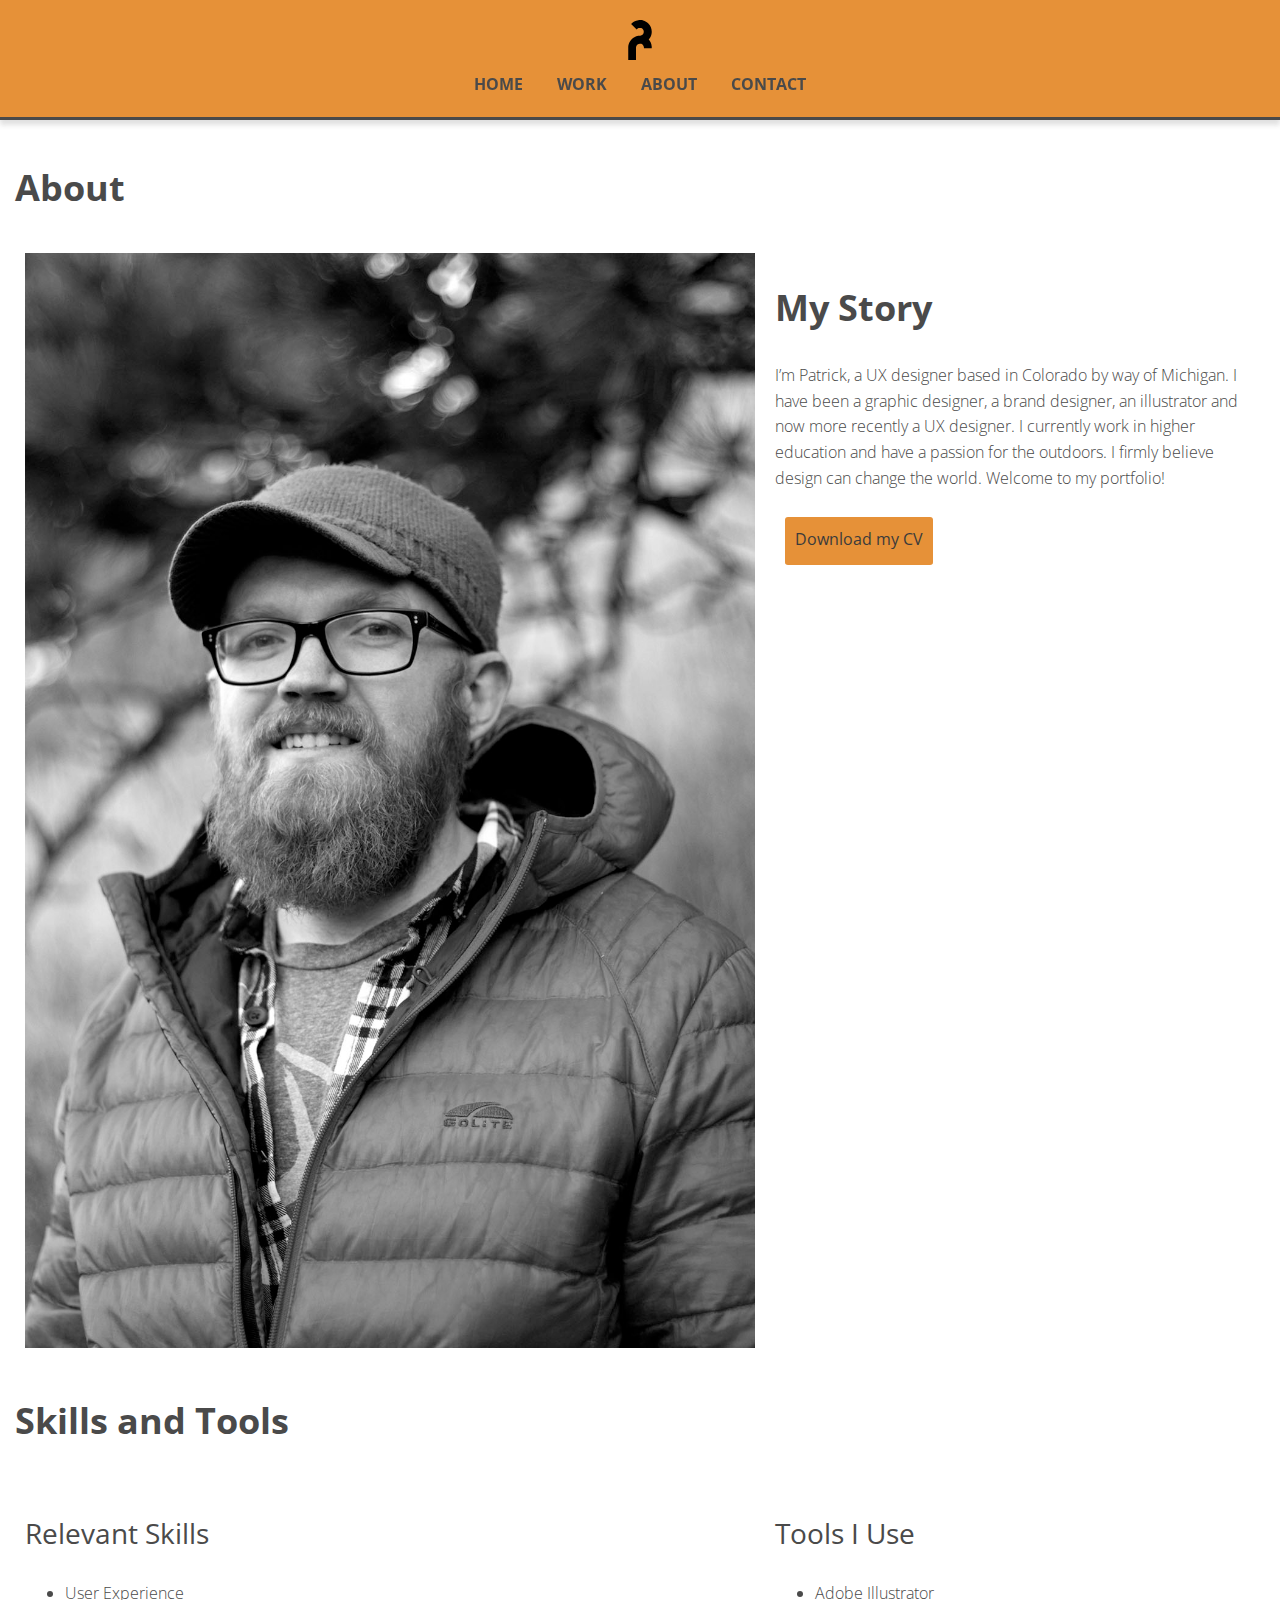
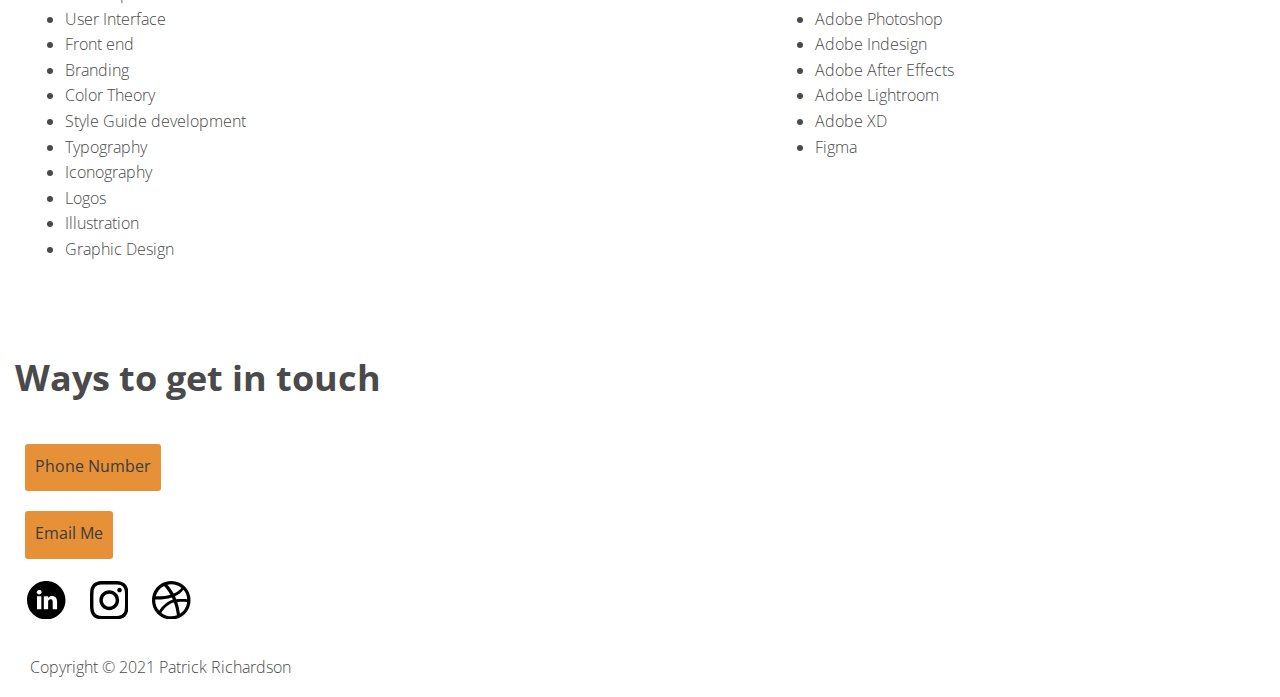
<file: Portfolio Site (Patrick)/about.html>
<!DOCTYPE HTML>
<html lang="en" dir="ltr">

<head>
<link rel="stylesheet" href="https://cdnjs.cloudflare.com/ajax/libs/font-awesome/4.7.0/css/font-awesome.css">
  <link rel="stylesheet" type="text/css" href="css/style.css">
  <!--css link-->
  <meta name="viewport" content="width=device-width, initial-scale=1">
  <!--viewport-->
  <meta http-equiv="Content-Type" content="text/html; charset=utf-8">
  <link rel="preconnect" href="https://fonts.googleapis.com">
  <link href="https://fonts.googleapis.com/css2?family=Open+Sans:ital,wght@0,300;0,400;0,500;0,600;0,700;0,800;1,300;1,400;1,500;1,600;1,700;1,800&display=swap" rel="stylesheet">
  <!--font-->

<link rel="stylesheet" href="https://cdnjs.cloudflare.com/ajax/libs/font-awesome/5.15.4/css/all.min.css">
  <meta name="author" content="PatrickRichardson">
  <meta name="description" content="UI/UX and Graphic Design Portfolio for Patrick Richardson">
  <title>Patrick About Introduction</title>
</head>

<body>
  <header id="hero">
    <div>
      <div class="container">
        <div class="navtoggle" id="myNavtoggle">

          <!--logo-->
          <img src="logo.svg" class="logo" alt="logo" width="40" height="40">
          <nav>
            <ul class="navigation">
              <li><a href="index.html">Home</a></li>
              <li><a href="olive.html">Work</a></li>
              <li><a href="about.html">About</a></li>
              <li><a href="#contact" class="contact">Contact</a></li>
              <li><a href="javascript:void(0);" class="icon"><i class="fas fa-bars" onclick="menuToggle()"></i></a></li>


            </ul>
          </nav>
        </div>
      </div>
    </div>
  </header>
  <main>
    <div class="container">
      <!--orangediv-->


      <div class="row">
        <h2>About</h2>

        <div class="col-md-6 col-lg-7">
          <picture>
            <source srcset="img/about/self_portrait_1x.jpg" media="(max-width:767px)">
            <img src="img/about/self_portrait_2x.jpg" alt="My Image">
          </picture>
        </div>

        <div class="col-md-6 col-lg-5">
          <!--teal div-->
          <h2>My Story</h2>
          <p>I’m Patrick, a UX designer based in Colorado by way of Michigan. I have been a graphic designer, a brand designer, an illustrator and now more recently a UX designer. I currently work in higher education and have a passion for the
            outdoors. I firmly believe design can change the world. Welcome to my portfolio!</p>
          <a href="files/cvpr.pdf" download class="button">Download my CV</a>
        </div>
      </div>
      <!--end teal div-->
          <h2>Skills and Tools</h2>
<div class="row">
        <div class="col-md-6 col-lg-7">



          <h3>Relevant Skills</h3>
          <ul>
            <li> User Experience </li>
            <li> User Interface </li>
            <li> Front end </li>
            <li> Branding </li>
            <li> Color Theory </li>
            <li> Style Guide development </li>
            <li> Typography </li>
            <li> Iconography </li>
            <li> Logos </li>
            <li> Illustration </li>
            <li> Graphic Design </li>
          </ul>


        </div>
        <div class="col-md-6 col-lg-5">
          <h3>Tools I Use</h3>
          <ul>
            <li> Adobe Illustrator </li>
            <li> Adobe Photoshop </li>
            <li> Adobe Indesign </li>
            <li> Adobe After Effects </li>
            <li> Adobe Lightroom </li>
            <li> Adobe XD </li>
            <li> Figma </li>
          </ul>

        </div>


      </div>










    </div>
  </main>
  <footer id="contact">
    <div class="container">
      <h2>Ways to get in touch</h2>
      <!--call to action -->
      <a href="tel:555.555.5555" class="button">Phone Number </a>
      <!--linked phone number -->
    </div>
    <div class="container">
      <a href="mailto:Email" class="button">Email Me</a>
      <!--linked email-->
    </div>
    <div class="container">
      <!--Social Media Layout and Placeholders-->
      <a href="LINKEDIN-URL" class="socialicons">
        <svg version="1.1" id="Layer_1" xmlns="http://www.w3.org/2000/svg" xmlns:xlink="http://www.w3.org/1999/xlink" x="0px" y="0px" viewBox="0 0 20 20" style="enable-background:new 0 0 20 20;" xml:space="preserve">
          <path d="M10,0C15.53,0,20,4.47,20,10c0,5.52-4.48,10-10,10C4.48,20,0,15.52,0,10C0,4.47,4.47,0,10,0z M15.6,14.7
                c0.01-0.07,0.02-0.12,0.02-0.18c0-1.26,0.02-2.52-0.01-3.77c-0.01-0.44-0.07-0.89-0.2-1.31c-0.28-0.92-0.91-1.5-1.86-1.66
                c-1-0.17-1.86,0.06-2.48,0.93c-0.02,0.03-0.04,0.05-0.1,0.12c0-0.35,0-0.64,0-0.93c-0.77,0-1.5,0-2.24,0c0,2.27,0,4.53,0,6.78
                c0.76,0,1.49,0,2.25,0c0-0.09,0-0.17,0-0.25c0-1.19,0-2.38,0-3.58c0-0.35,0.09-0.66,0.32-0.92c0.32-0.37,0.73-0.49,1.2-0.39
                c0.46,0.1,0.69,0.42,0.78,0.84c0.06,0.25,0.08,0.52,0.08,0.78c0.01,1.09,0,2.18,0,3.27c0,0.08,0.01,0.17,0.01,0.25
                C14.12,14.7,14.85,14.7,15.6,14.7z M7.44,7.92c-0.76,0-1.5,0-2.24,0c0,2.27,0,4.52,0,6.78c0.75,0,1.49,0,2.24,0
                C7.44,12.44,7.44,10.18,7.44,7.92z M6.31,6.97c0.63,0,1.11-0.33,1.25-0.85c0.17-0.63-0.17-1.24-0.78-1.43
                C6.06,4.46,5.33,4.78,5.12,5.4C4.84,6.21,5.42,6.97,6.31,6.97z" />
        </svg>
      </a>
      <a href="INSTAGRAM" class="socialicons">
        <svg version="1.1" id="Layer_1" xmlns="http://www.w3.org/2000/svg" xmlns:xlink="http://www.w3.org/1999/xlink" x="0px" y="0px" viewBox="0 0 24 24" style="enable-background:new 0 0 24 24;" xml:space="preserve">
          <path d="M12,2.16c3.2,0,3.58,0.01,4.85,0.07c3.25,0.15,4.77,1.69,4.92,4.92c0.06,1.27,0.07,1.65,0.07,4.85
                c0,3.2-0.01,3.58-0.07,4.85c-0.15,3.23-1.66,4.77-4.92,4.92c-1.27,0.06-1.64,0.07-4.85,0.07c-3.2,0-3.58-0.01-4.85-0.07
                c-3.26-0.15-4.77-1.7-4.92-4.92C2.17,15.58,2.16,15.21,2.16,12c0-3.2,0.01-3.58,0.07-4.85C2.38,3.92,3.9,2.38,7.15,2.23
                C8.42,2.18,8.8,2.16,12,2.16z M12,0C8.74,0,8.33,0.01,7.05,0.07C2.7,0.27,0.27,2.69,0.07,7.05C0.01,8.33,0,8.74,0,12
                s0.01,3.67,0.07,4.95c0.2,4.36,2.62,6.78,6.98,6.98C8.33,23.99,8.74,24,12,24s3.67-0.01,4.95-0.07c4.35-0.2,6.78-2.62,6.98-6.98
                C23.99,15.67,24,15.26,24,12s-0.01-3.67-0.07-4.95c-0.2-4.35-2.62-6.78-6.98-6.98C15.67,0.01,15.26,0,12,0z M12,5.84
                C8.6,5.84,5.84,8.6,5.84,12S8.6,18.16,12,18.16s6.16-2.76,6.16-6.16C18.16,8.6,15.4,5.84,12,5.84z M12,16c-2.21,0-4-1.79-4-4
                c0-2.21,1.79-4,4-4s4,1.79,4,4C16,14.21,14.21,16,12,16z M18.41,4.15c-0.8,0-1.44,0.64-1.44,1.44s0.65,1.44,1.44,1.44
                c0.8,0,1.44-0.64,1.44-1.44S19.2,4.15,18.41,4.15z" />
        </svg>
      </a>
      <a href="Dribbble" class="socialicons">
        <svg version="1.1" id="Layer_1" xmlns="http://www.w3.org/2000/svg" xmlns:xlink="http://www.w3.org/1999/xlink" x="0px" y="0px" viewBox="0 0 20 20" style="enable-background:new 0 0 20 20;" xml:space="preserve">
          <style type="text/css">
            .st0 {
              fill: #010101;
            }
          </style>
          <path class="st0" d="M0,10c0-1.81,0.45-3.49,1.34-5.02c0.89-1.53,2.11-2.75,3.64-3.64C6.51,0.45,8.19,0,10,0
                c1.81,0,3.49,0.45,5.02,1.34c1.53,0.89,2.75,2.11,3.64,3.64C19.55,6.51,20,8.19,20,10s-0.45,3.49-1.34,5.02
                c-0.89,1.53-2.11,2.75-3.64,3.64C13.49,19.55,11.81,20,10,20c-1.81,0-3.49-0.45-5.02-1.34c-1.53-0.89-2.75-2.11-3.64-3.64
                C0.45,13.49,0,11.81,0,10z M1.66,10c0,2.08,0.7,3.91,2.1,5.5c0.64-1.25,1.65-2.45,3.04-3.58c1.39-1.13,2.74-1.85,4.06-2.14
                c-0.2-0.47-0.39-0.89-0.58-1.26c-2.29,0.73-4.77,1.1-7.44,1.1c-0.52,0-0.91-0.01-1.16-0.02c0,0.05,0,0.12-0.01,0.2
                C1.66,9.88,1.66,9.95,1.66,10z M1.92,7.94c0.29,0.03,0.73,0.04,1.3,0.04c2.23,0,4.34-0.3,6.34-0.9c-1.01-1.8-2.13-3.3-3.34-4.5
                C5.17,3.11,4.26,3.85,3.51,4.8C2.76,5.75,2.23,6.79,1.92,7.94z M4.9,16.58c1.51,1.17,3.21,1.76,5.1,1.76c0.99,0,1.97-0.19,2.94-0.56
                c-0.27-2.28-0.79-4.49-1.56-6.62c-1.23,0.27-2.46,0.94-3.71,2.02C6.42,14.26,5.5,15.39,4.9,16.58z M7.96,1.94
                c1.17,1.21,2.26,2.73,3.26,4.54c1.81-0.76,3.18-1.73,4.1-2.9C13.77,2.3,12,1.66,10,1.66C9.32,1.66,8.64,1.75,7.96,1.94z M11.94,7.9
                c0.2,0.43,0.43,0.97,0.68,1.62c0.99-0.09,2.06-0.14,3.22-0.14c0.83,0,1.65,0.02,2.46,0.06c-0.11-1.81-0.76-3.43-1.96-4.84
                C15.47,5.89,14.01,6.99,11.94,7.9z M13.12,10.92c0.68,1.97,1.14,4,1.38,6.08c1.05-0.68,1.91-1.55,2.58-2.62
                c0.67-1.07,1.07-2.22,1.2-3.46c-0.97-0.07-1.86-0.1-2.66-0.1C14.89,10.82,14.05,10.85,13.12,10.92z" />
        </svg>
      </a>
      <div class="clearfloat"></div>
      <div class="container">
        <p>Copyright © 2021 Patrick Richardson</p>
        <!--copyright notice-->
      </div>
    </div>
  </footer>
  <script src="https://code.jquery.com/jquery-3.6.0.min.js" integrity="sha256-/xUj+3OJU5yExlq6GSYGSHk7tPXikynS7ogEvDej/m4=" crossorigin="anonymous"></script>
  <script src="js/scripts.js"></script>
  <script>



  </script>
</body>

</html>
</file>
<file: Portfolio Site (Patrick)/css/style.css>
* {
  box-sizing: border-box;
}

body {
  background-color: #fff;
  font-family: 'Open Sans', sans-serif;
  font-size: 16px;
  margin: 0;

  /* Sets the font size to 16px */
  font-weight: 300;

  /* Sets the font weight to 300 */
  line-height: 1.6;

  /* Sets the line-height to 1.6 * the font-size */
  color: #4a4a4a;
}

h1,
h2,
h3,
h4 {
  line-height: 1.4;
}

h1 {
  font-size: 2.75em;
  font-weight: 700;
}

h2 {
  font-size: 2.25em;
  font-weight: 700;
}

h3 {
  font-size: 1.75em;
  font-weight: 400;
}

h4 {
  font-size: 1.35em;
  font-weight: 400;
}

img {
  width: 100%;
}

a {
  color: #b45f06;
  text-decoration: none;

  /* No underlining */
}

a:visited {
  /* visited link */
  color: #3B3B3B;
}

a:hover {
  color: #b45f06;
  text-decoration: underline;

  /* Underlining when hovering over a link */
}

a:active {
  /* selected link */
  color: #3B3B3B;
}

a:hover,
a:focus {
  color: #b45f06;
  text-decoration: underline;
}

.button {
  display: inline-block;

  /* since the <a> tag is inline by default, we need to change this to inline-block, but more on this in the next exercise */
  background-color: #e69138;
  color: #3B3B3B;
  margin: 10px;

  /* needed to override the default link color */
  font-weight: 400;
  padding: 10px;
  border-radius: 3px;
  border-bottom: 2px solid #e69138;

  /* width of the border, type, color */
  transition: 0.2s opacity;
  transition-property: opacity;
}

.button:hover {
  opacity: 0.8;

  /* Reduces the opacity of the button to 80% */
  text-decoration: none;
}

.button.contact {
  background-color: transparent;
  color: #e69138;
  text-transform: uppercase;
  border: 2px solid #e69138;
  margin-top: 10px;
}

.button.contact:hover {
  opacity: 0.8;

  /* Reduces the opacity of the button to 80% */
  text-decoration: none;
}

#index {
  background-color: white;
}

header {
  background-color: #e69138;
  margin: 0;
  border-bottom: 3px solid #4a4a4a;
  padding: 10px 0;
}

.navtoggle.responsive nav {
  padding: 24px 0 0;
}

.navtoggle li:not(:last-child) {
  display: none;
}

.navtoggle.responsive li {
  display: block;
  padding: 10px 0;
  border-top: 1px solid rgba(255, 127, 80, 0.5);
}

.navtoggle.responsive li:last-child {
  padding: 0 0 10px;
}

nav > ul {
  list-style-type: none;
  padding: 0;
  margin: 0;
}

.navtoggle li .icon {
  position: absolute;
  right: 0;
  top: 2px;
  font-size: 20px;
  padding-right: 0;
}

.navtoggle,
.navtoggle.responsive {
  position: relative;
}

.socialicons {
  width: 5%;
  display: inline;
  float: left;
  padding: 12px;
}

.clearfloat {
  clear: both;
}

/* Layout styling */
.container {
  padding: 0 15px;
}

.row {
  margin: 25px 0;

  /* 25px top and bottom, 0 left and right */
}

#work .row {
  padding-bottom: 25px;
  border-bottom: 1px solid #4a4a4a;
}

#hero h1 {
  text-align: center;

  /* Centers text */
}

.logo {
  max-width: 250px;
}

ul.navigation {
  list-style-type: none;
  padding: 0;
  display: inline-block;
}

nav > ul > li > a,
nav > ul > li > a:visited {
  padding: 0 15px;
  text-transform: uppercase;
  font-weight: 700;
  color: #4a4a4a;
}

#hero {
  background-color: #e69138;
  padding: 20px 0;
  display: inline-block;
  width: 100%;
  position: fixed;
  box-shadow: 0 5px 5px 0 rgba(50, 50, 50, 0.15);
}

main {
  padding-top: 133px;
}

footer {
  padding-top: 10px;
}

.cssanimation {
  width: 100%;
  max-width: 100%;
  height: auto;
}

@keyframes color-change {
  from {
    fill: #edc655;
  }

  to {
    fill: #f76414;
  }
}

.st11 {
  animation-duration: 4s;
  animation-name: color-change;
  animation-iteration-count: infinite;
  animation-direction: alternate;
  animation-timing-function: linear;
}

/* ==============================
Medium devices (640px and larger)
================================= */
@media only screen and (min-width: 640px) {
  header {
    text-align: unset;
    padding: 20px 0 13px;
  }

  nav > ul > li {
    display: inline-block;
  }

  .navtoggle ul li:last-child {
    display: none;
  }

  .navtoggle li:not(:last-child) {
    display: inline-block;
  }

  nav {
    width: auto;
    float: right;
    margin-top: 4px;
  }

  #hero {
    text-align: center;
  }

  #hero span {
    display: block;
  }

  .logo {
    max-width: 150px;
  }

  .col-md-6 {
    width: 50%;
    padding: 15px;
  }

  [class*="col-"] {
    float: left;
    padding: 10px;
  }

  .row::after {
    content: "";
    clear: both;
    display: table;
  }

  #about-page h3 {
    margin-top: 0;
  }
}

/* ==============================
Large devices (1024px or larger)
================================= */
@media only screen and (min-width: 1024px) {
  header {
    text-align: unset;
    padding: 20px 0 13px;
  }

  nav {
    width: auto;
    float: none;
    margin-top: 4px;
  }

  .navtoggle li:last-child {
    display: none;
  }

  #hero {
    text-align: center;
  }

  #hero span {
    display: block;
  }

  .col-lg-7 {
    width: 60%;
  }

  .col-lg-5 {
    width: 40%;
  }

  #about-page h3 {
    margin-top: 0;
  }
}

/* ==============================
X-large devices (1440px or larger)
================================= */
@media only screen and (min-width: 1440px) {
  header {
    text-align: unset;
    padding: 20px 0 13px;
  }

  nav {
    width: auto;
    margin-top: 4px;
  }

  .navtoggle ul li:last-child {
    display: none;
  }

  .navtoggle li:last-child {
    display: none;
  }

  #hero {
    text-align: center;
  }

  #hero span {
    display: block;
  }

  .container {
    max-width: 1200px;
    margin-left: auto;
    margin-right: auto;
  }

  #about-page h3 {
    margin-top: 0;
  }
}
</file>
